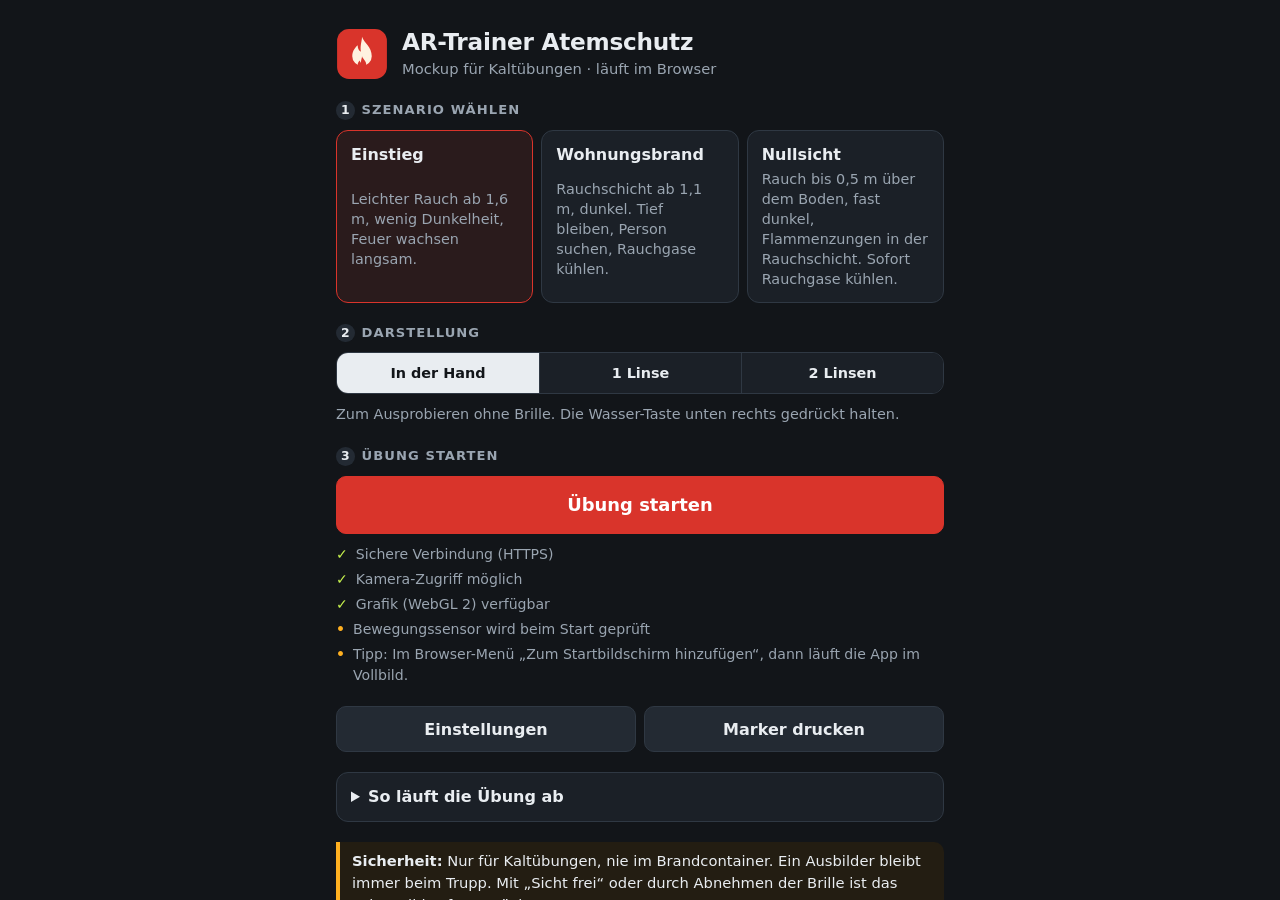
<file: index.html>
<!doctype html>
<html lang="de">
<head>
  <meta charset="utf-8">
  <meta name="viewport" content="width=device-width,initial-scale=1,viewport-fit=cover">
  <meta name="theme-color" content="#121519">
  <meta name="mobile-web-app-capable" content="yes">
  <meta name="apple-mobile-web-app-capable" content="yes">
  <meta name="apple-mobile-web-app-status-bar-style" content="black-translucent">
  <meta name="apple-mobile-web-app-title" content="AR-Trainer">
  <meta name="description" content="Mockup: Atemschutz-Übung mit Smartphone-Kamera, Rauch, Feuer auf Markern und Brillen-Ansicht.">
  <title>AR-Trainer Atemschutz</title>
  <link rel="manifest" href="manifest.webmanifest">
  <link rel="icon" href="icons/icon-192.png">
  <link rel="apple-touch-icon" href="icons/icon-192.png">
  <link rel="stylesheet" href="styles.css">
</head>
<body>
  <canvas id="view" aria-label="Übungsansicht"></canvas>
  <video id="cam" playsinline muted autoplay></video>

  <!-- Start -->
  <main id="screen-start" class="screen">
    <div class="wrap">
      <header class="brand">
        <svg class="brand-mark" viewBox="0 0 48 48" aria-hidden="true">
          <rect x="1" y="1" width="46" height="46" rx="11" fill="var(--signal)"/>
          <path d="M24 8c2 6 9 9 9 18a9 9 0 0 1-18 0c0-5 3-8 5-10 0 3 1 5 3 6-1-6 1-10 1-14z" fill="#fff2df"/>
          <path d="M24 26c1 3 4 4 4 8a4 4 0 0 1-8 0c0-2 1-3 2-4 0 1 1 2 1 2 0-3 1-4 1-6z" fill="var(--signal)"/>
        </svg>
        <div>
          <h1>AR-Trainer Atemschutz</h1>
          <p class="sub">Mockup für Kaltübungen · läuft im Browser</p>
        </div>
      </header>

      <section class="block" aria-labelledby="h-preset">
        <h2 id="h-preset"><span class="step">1</span>Szenario wählen</h2>
        <div id="presets" class="presets" role="radiogroup" aria-labelledby="h-preset"></div>
      </section>

      <section class="block" aria-labelledby="h-view">
        <h2 id="h-view"><span class="step">2</span>Darstellung</h2>
        <div id="view-modes" class="seg" role="radiogroup" aria-labelledby="h-view"></div>
        <p class="hint" id="view-hint"></p>
      </section>

      <section class="block" aria-labelledby="h-go">
        <h2 id="h-go"><span class="step">3</span>Übung starten</h2>
        <button id="btn-start" class="btn primary big" type="button">Übung starten</button>
        <p id="start-error" class="error" role="alert" hidden></p>
        <ul id="checks" class="checks" aria-label="Geräteprüfung"></ul>
      </section>

      <nav class="links" aria-label="Weitere Seiten">
        <button id="btn-settings" class="btn" type="button">Einstellungen</button>
        <a class="btn" href="marker.html">Marker drucken</a>
      </nav>

      <details class="block help">
        <summary>So läuft die Übung ab</summary>
        <ol>
          <li><strong>Marker vorbereiten:</strong> unter „Marker drucken“ ausdrucken (A4 oder A3, 100 % Größe). Feuer 1–10 sind Brandstellen, Person 1–2 sind vermisste Personen. Jeden Marker nur einmal verwenden, entweder:
            <ul>
              <li><strong>flach auf den Boden</strong> legen (erkennbar bis ca. 3,5 m, mit A3 ca. 5 m), oder</li>
              <li><strong>senkrecht an die Wand</strong> kleben: erkennbar bis ca. 8 m und beim Herangehen gut im Blick. Das Feuer erscheint direkt am Marker, eine Person liegt am Boden davor. Wer das Feuer lieber am Boden vor der Wand haben will, stellt das unter Einstellungen → Kamera &amp; Marker um.</li>
            </ul>
          </li>
          <li><strong>Licht anlassen.</strong> Die App macht Dunkelheit und Rauch selbst. Im echten Dunkeln findet die Kamera die Marker nicht.</li>
          <li>Szenario und Darstellung wählen, „Übung starten“ tippen, Kamera und Bewegungssensor erlauben.</li>
          <li>Handy in die Brille bzw. den Masken-Adapter stecken. Feuer erscheinen, sobald ihr Marker zum ersten Mal im Bild ist.</li>
          <li><strong>Bedienung mit Bluetooth-Fernbedienung</strong> (Seitenumblätterer oder kleiner Gamecontroller):
            <ul>
              <li>Taste 1 halten (Enter, Leertaste, Pfeil rechts/unten, Bild ab, Controller A): <strong>Wasser marsch</strong></li>
              <li>Taste 2 (Pfeil links/oben, Bild auf, Controller B): <strong>Sicht frei</strong> ein/aus</li>
              <li>Strahlart wechseln: Taste V (Vollstrahl), S (Sprühstrahl) oder Tab, Controller X/Y</li>
              <li>Tippen auf den Bildschirm: Pause-Menü, dort auch Strahlart wählen</li>
            </ul>
          </li>
          <li><strong>Strahlart:</strong> Vollstrahl reicht weit, muss aber genau treffen. Sprühstrahl ist breit, reicht nur ca. 6 m und kühlt heiße Rauchgase. Mit Vollstrahl gelingt die Rauchgaskühlung kaum.</li>
          <li><strong>Rauchgaskühlung:</strong> Flammenzungen in der Rauchschicht zeigen heiße Rauchgase. Mit kurzen Sprühstößen nach oben kühlen. Tropft Wasser von der Decke, sind die Rauchgase ausreichend gekühlt.</li>
          <li>Ziel: tief bleiben, Personen finden (näher als ca. 1,5 m), Feuer löschen, heiße Rauchgase mit kurzen Stößen nach oben kühlen.</li>
        </ol>
      </details>

      <aside class="safety">
        <strong>Sicherheit:</strong> Nur für Kaltübungen, nie im Brandcontainer. Ein Ausbilder bleibt immer beim Trupp.
        Mit „Sicht frei“ oder durch Abnehmen der Brille ist das echte Bild sofort zurück.
      </aside>

      <p class="foot">Mockup ohne echte Raumverfolgung: Feuer werden nur neu platziert, solange ihr Marker im Bild ist. Beim Gehen ohne Marker im Bild bleiben sie in der zuletzt erkannten Entfernung. Wandmarker bleiben länger im Blick als Bodenmarker.</p>
    </div>
  </main>

  <!-- Einstellungen -->
  <section id="screen-settings" class="screen" hidden aria-labelledby="h-settings">
    <div class="wrap">
      <header class="bar">
        <button id="btn-settings-back" class="btn" type="button">Fertig</button>
        <h1 id="h-settings">Einstellungen</h1>
      </header>
      <form id="settings-form" class="settings" autocomplete="off"></form>
      <button id="btn-reset-settings" class="btn ghost" type="button">Alle Einstellungen zurücksetzen</button>
    </div>
  </section>

  <!-- Auswertung -->
  <section id="screen-debrief" class="screen" hidden aria-labelledby="h-debrief">
    <div class="wrap">
      <header class="bar">
        <h1 id="h-debrief">Auswertung</h1>
      </header>
      <p id="debrief-outcome" class="outcome"></p>
      <dl id="debrief-stats" class="stats"></dl>
      <h2 class="small-h">Ablauf</h2>
      <ol id="debrief-log" class="log"></ol>
      <div class="row">
        <button id="btn-again" class="btn primary" type="button">Neue Übung</button>
        <button id="btn-home" class="btn" type="button">Zur Startseite</button>
      </div>
    </div>
  </section>

  <!-- Bedienelemente in der Hand-Ansicht -->
  <div id="run-ui" hidden>
    <div class="run-top">
      <span id="run-time" class="pill">0:00</span>
      <span id="run-status" class="pill subtle">Marker suchen …</span>
    </div>
    <div class="run-bottom">
      <button id="btn-clear" class="btn clear" type="button">Sicht frei</button>
      <button id="btn-menu" class="btn" type="button">Menü</button>
      <div class="nozzle-col">
        <div class="nozzle" role="radiogroup" aria-label="Strahlart">
          <button type="button" role="radio" data-nozzle="jet" aria-checked="false">Vollstrahl</button>
          <button type="button" role="radio" data-nozzle="fog" aria-checked="true">Sprühstrahl</button>
        </div>
        <button id="btn-water" class="water" type="button" aria-label="Wasser (gedrückt halten)">Wasser</button>
      </div>
    </div>
  </div>

  <!-- Pause -->
  <div id="pause" class="overlay" hidden role="dialog" aria-modal="true" aria-labelledby="h-pause">
    <div class="panel">
      <h2 id="h-pause">Übung pausiert</h2>
      <p class="hint" id="pause-time"></p>
      <button id="btn-resume" class="btn primary big" type="button">Weiter</button>
      <div class="nozzle wide" role="radiogroup" aria-label="Strahlart">
        <button type="button" role="radio" data-nozzle="jet" aria-checked="false">Vollstrahl</button>
        <button type="button" role="radio" data-nozzle="fog" aria-checked="true">Sprühstrahl</button>
      </div>
      <button id="btn-toggle-clear" class="btn clear" type="button">Sicht frei einschalten</button>
      <button id="btn-pause-settings" class="btn" type="button">Einstellungen</button>
      <button id="btn-end" class="btn danger" type="button">Übung beenden</button>
    </div>
  </div>

  <div id="rotate-hint" class="overlay" hidden>
    <div class="panel"><h2>Bitte quer halten</h2><p class="hint">Für die Brille das Handy im Querformat einsetzen.</p></div>
  </div>

  <script type="module" src="app.js"></script>
</body>
</html>
</file>
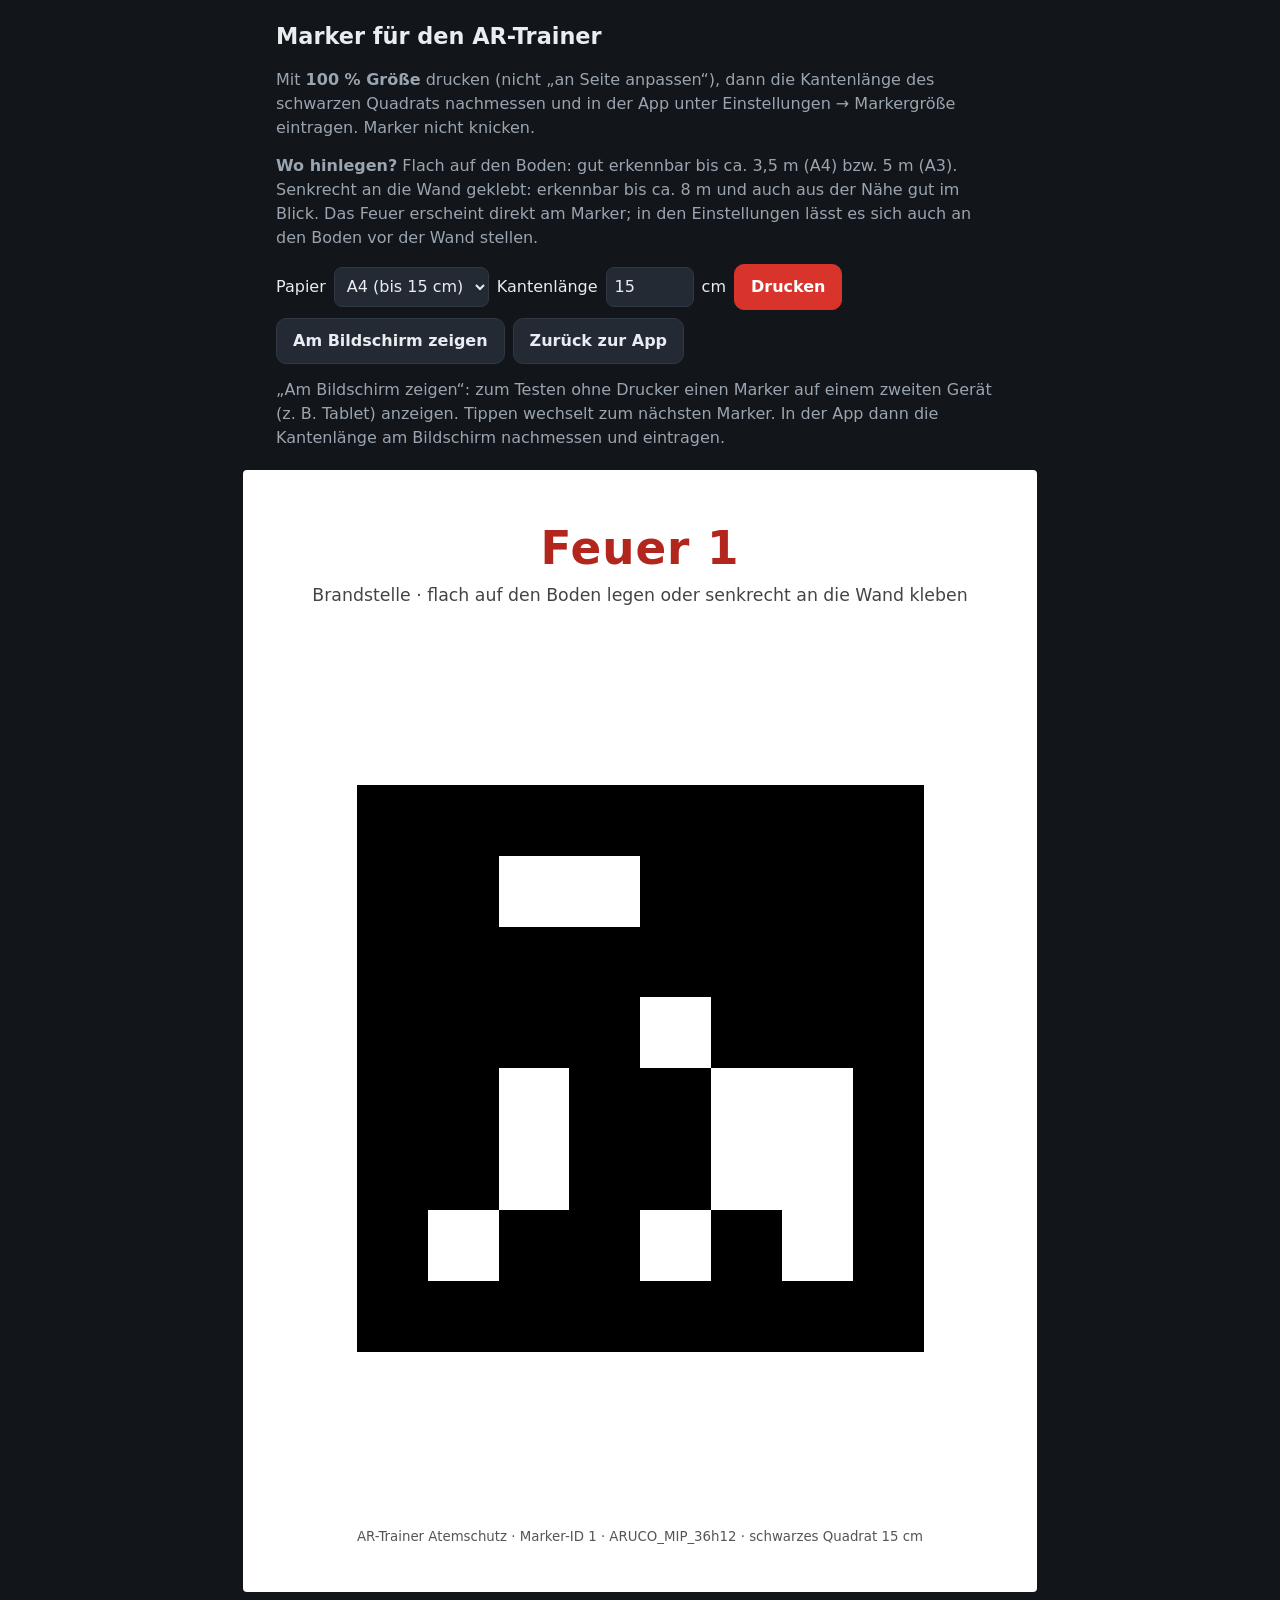
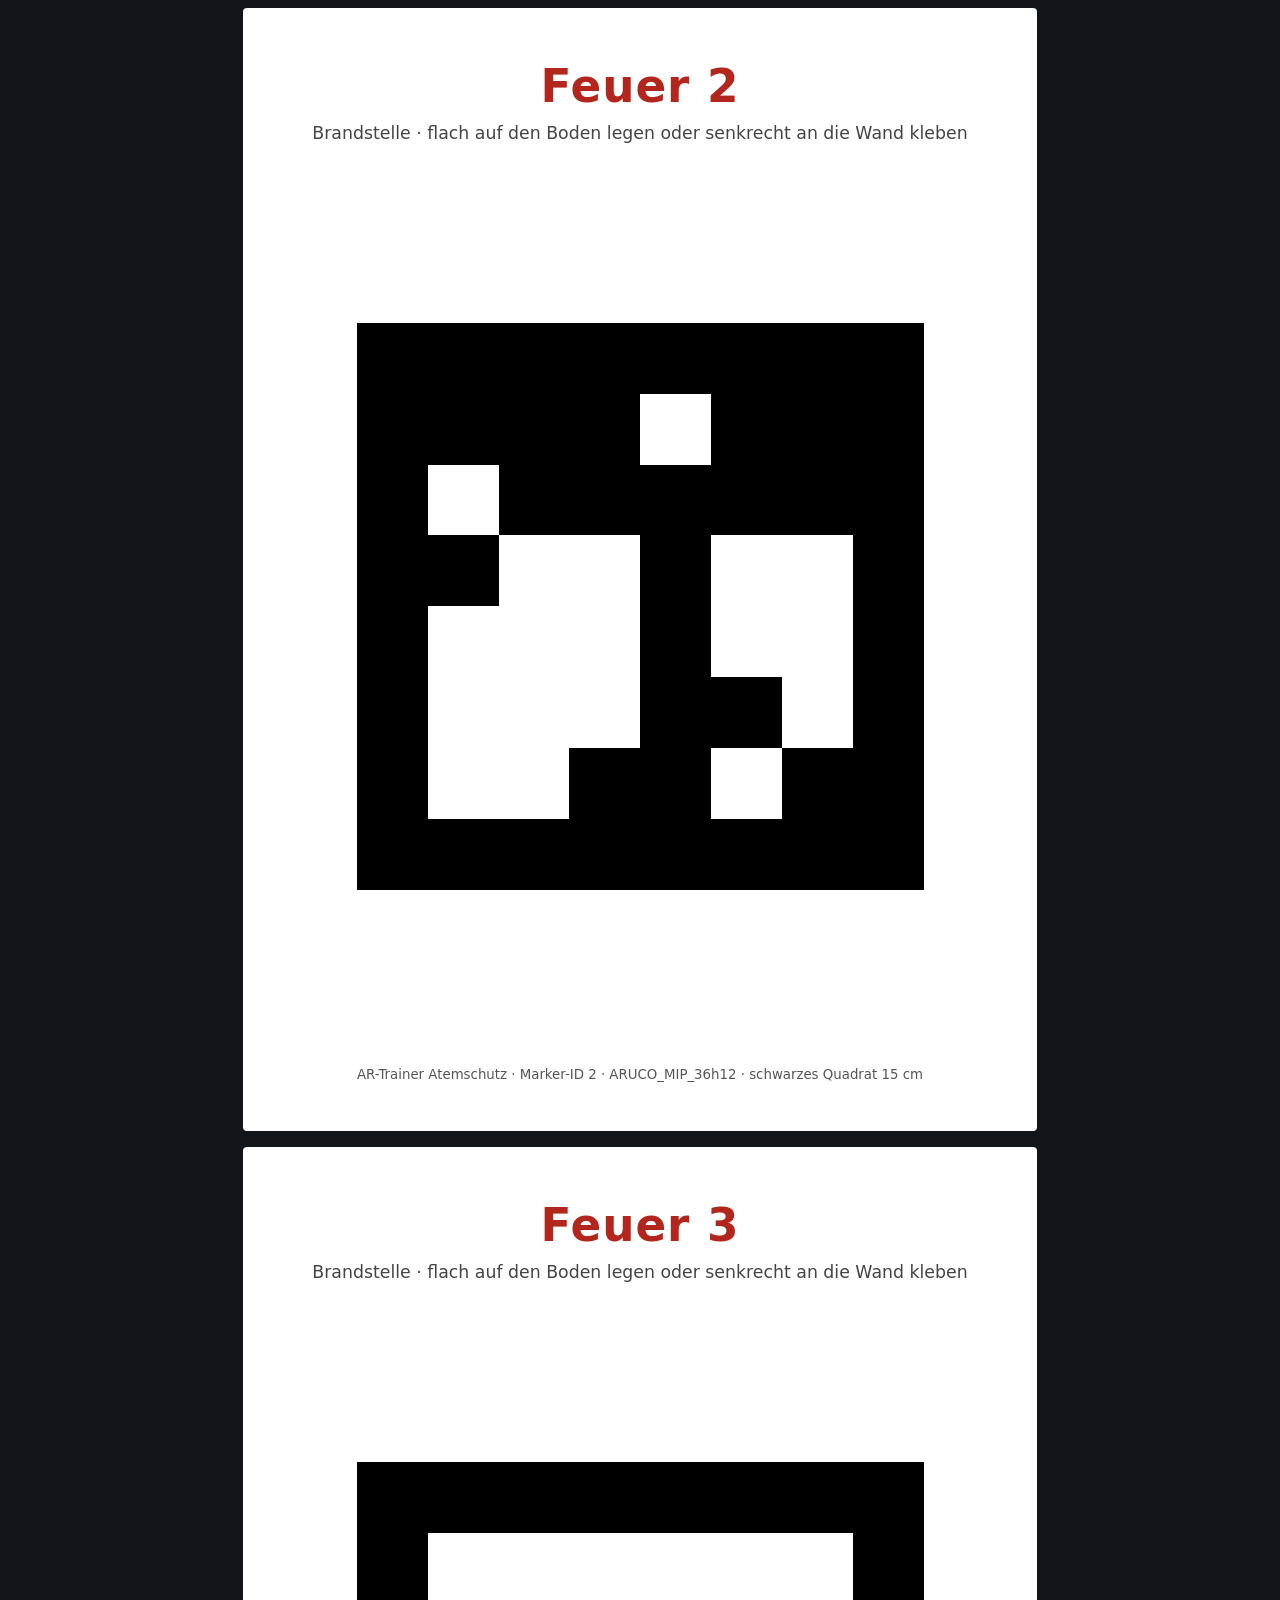
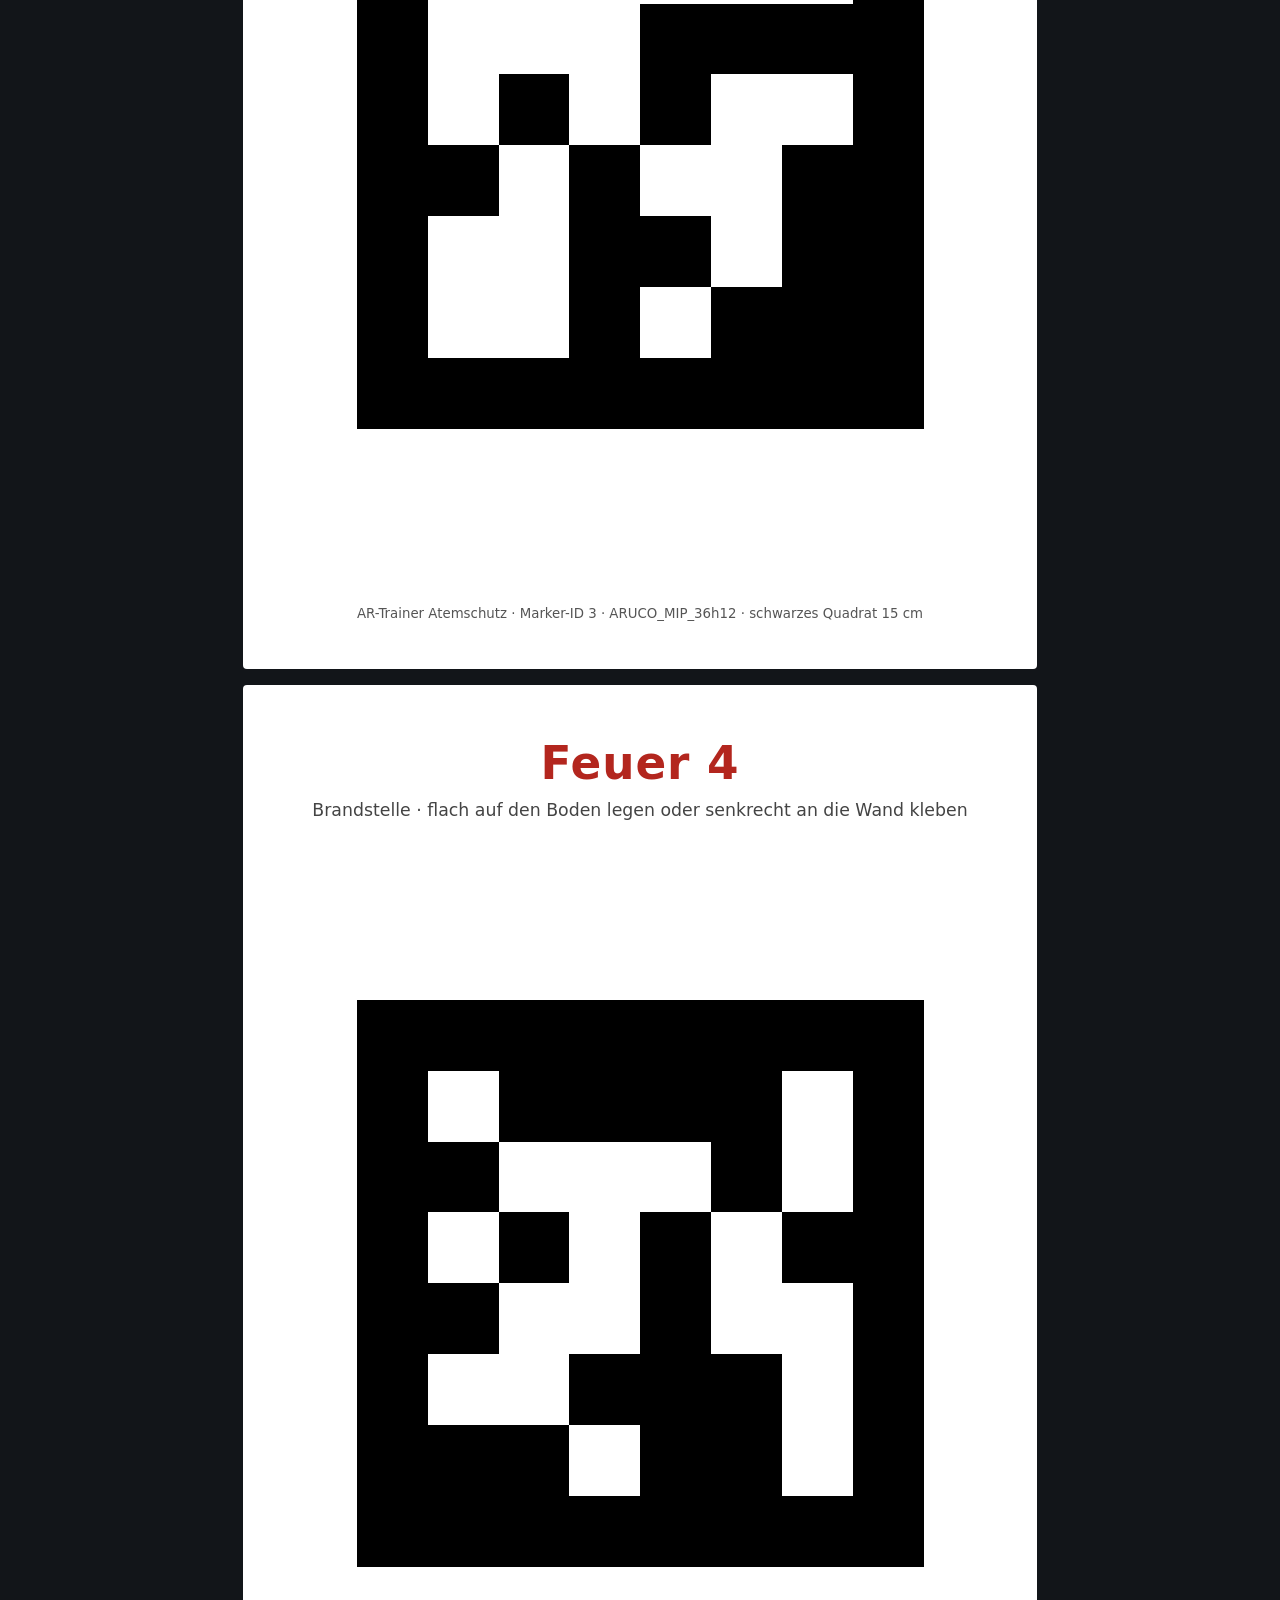
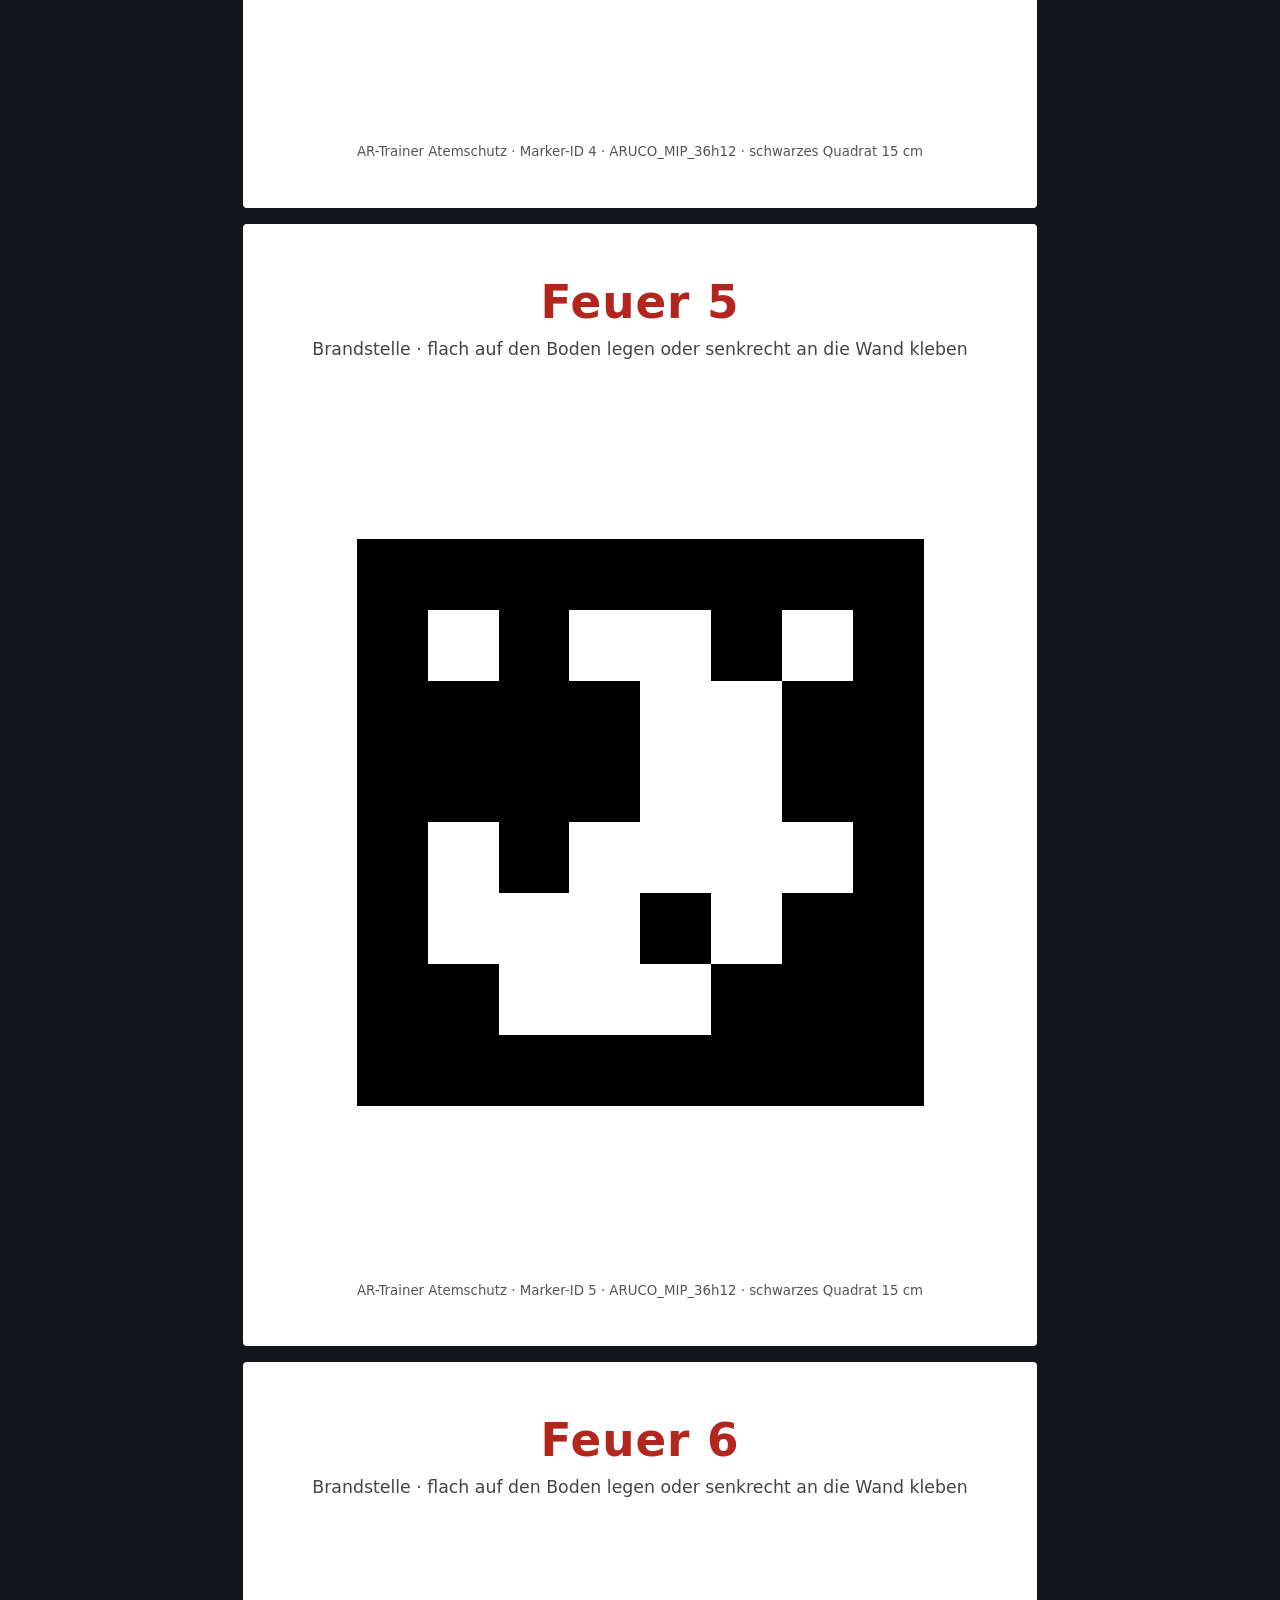
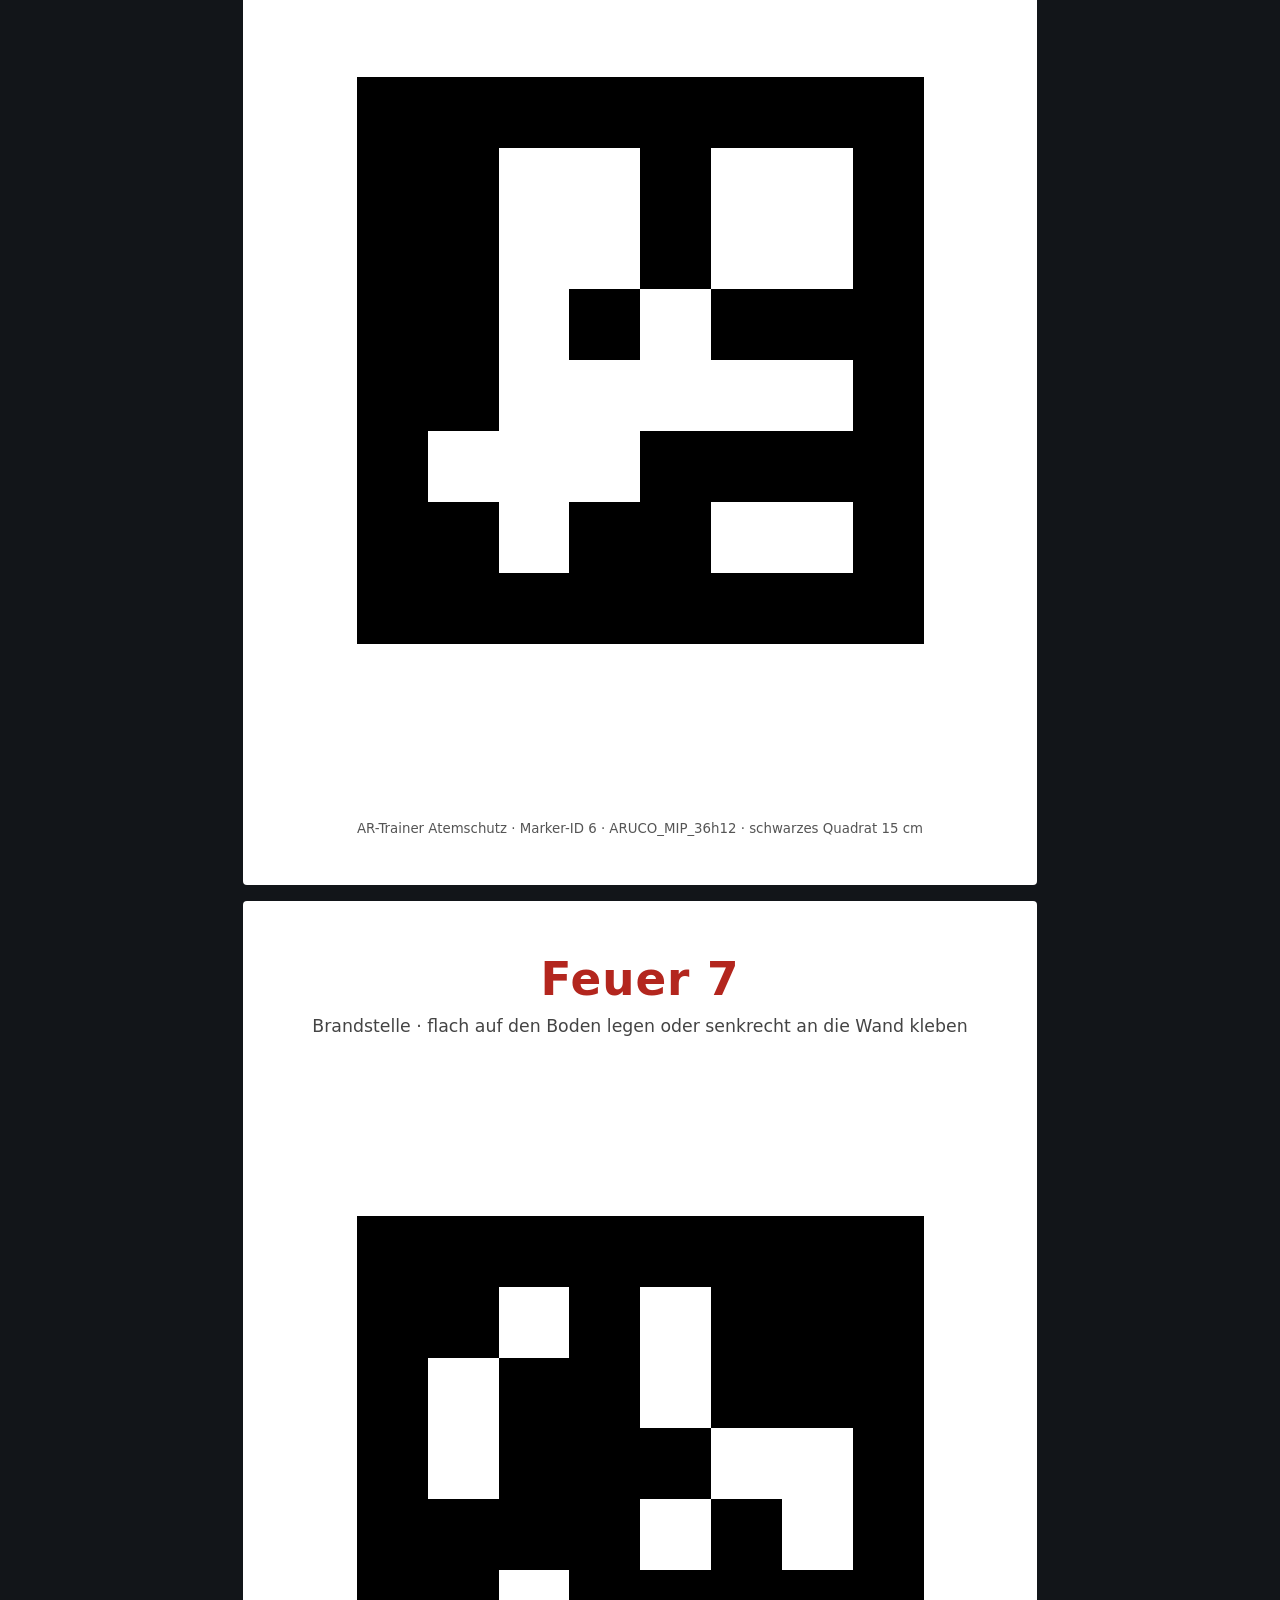
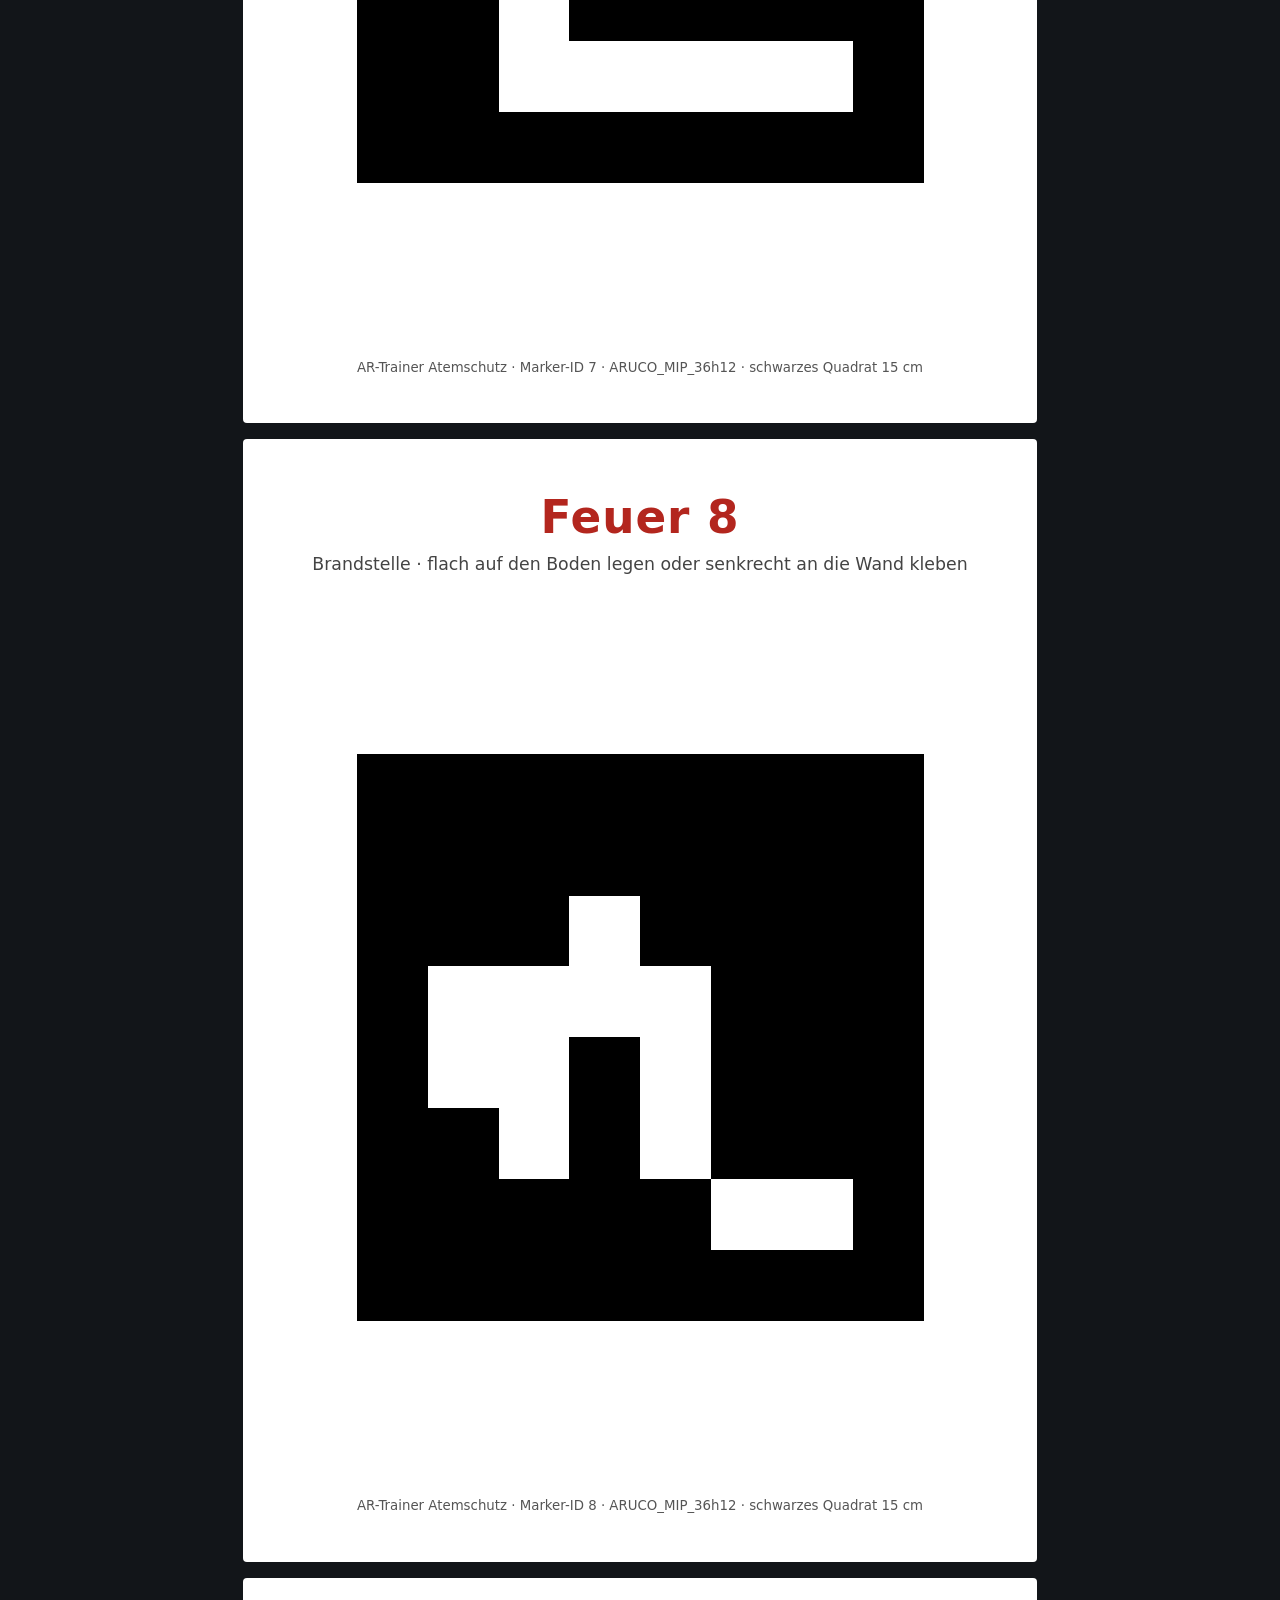
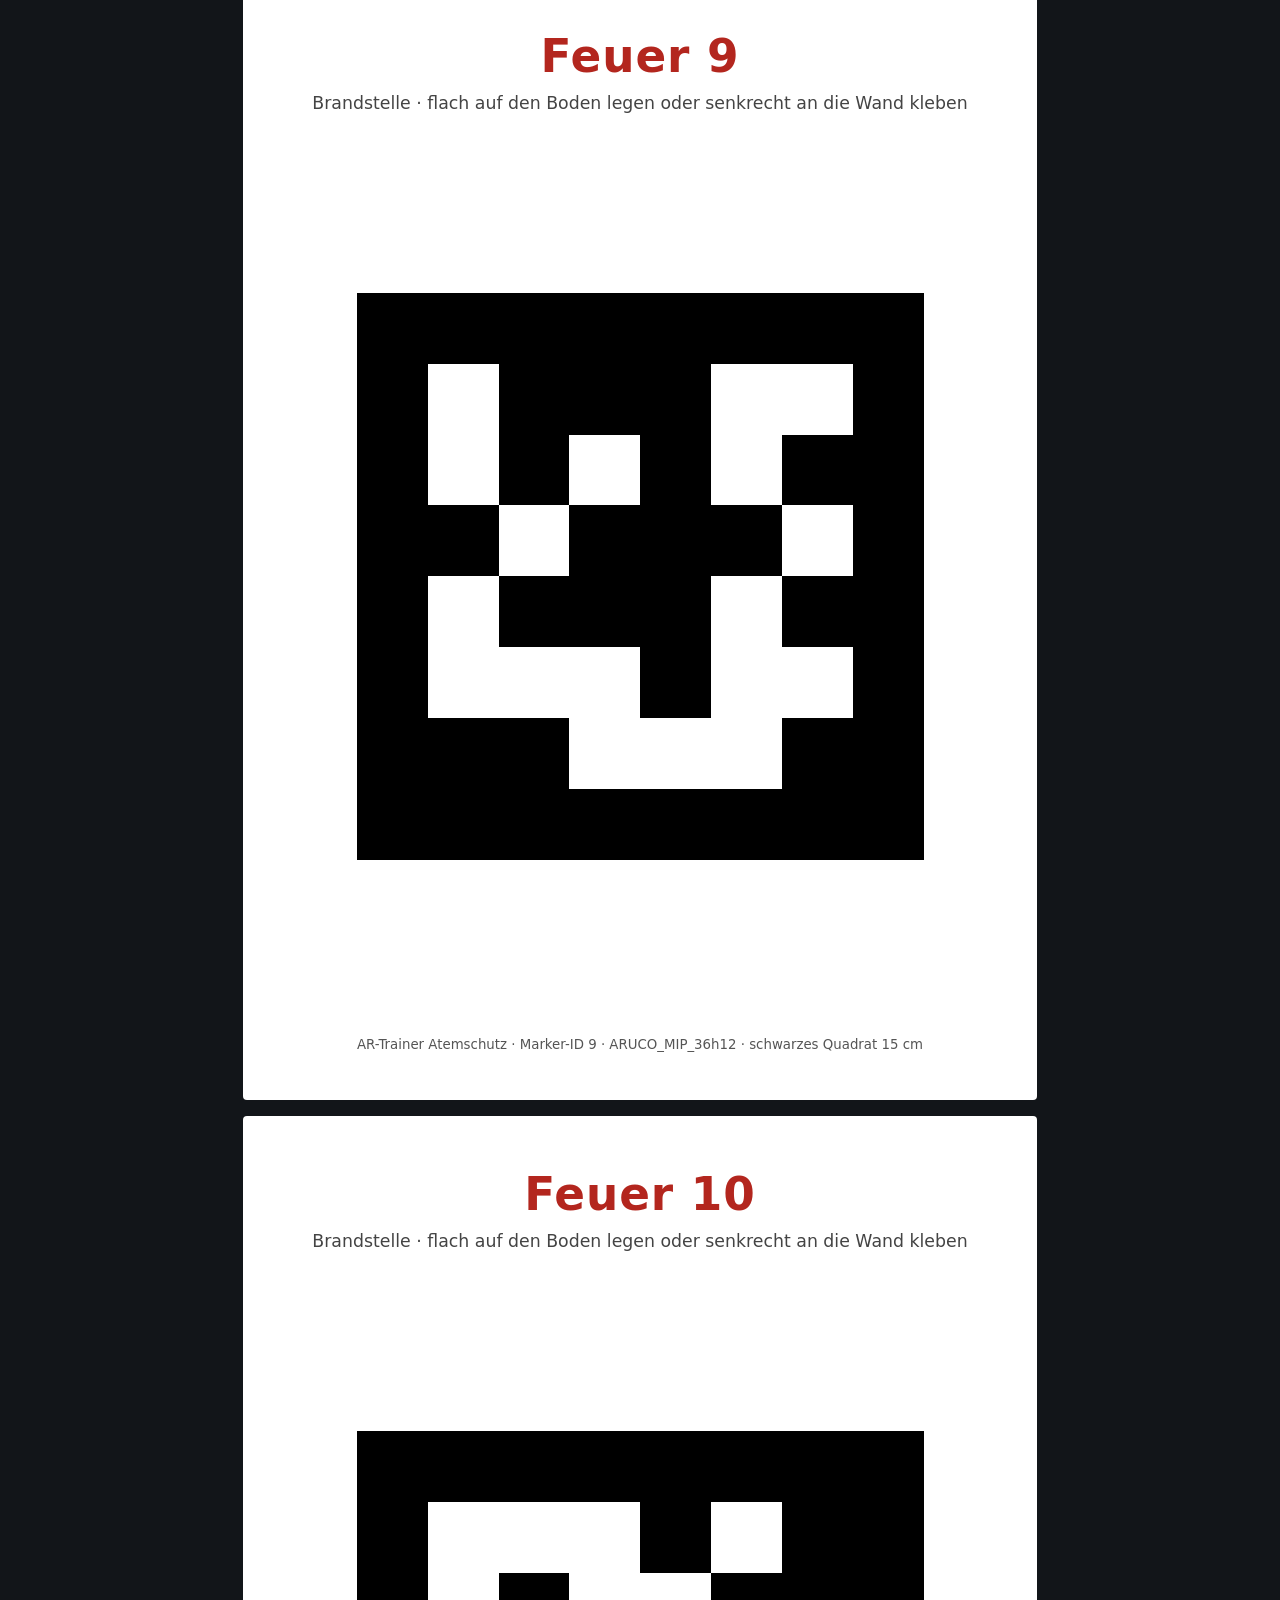
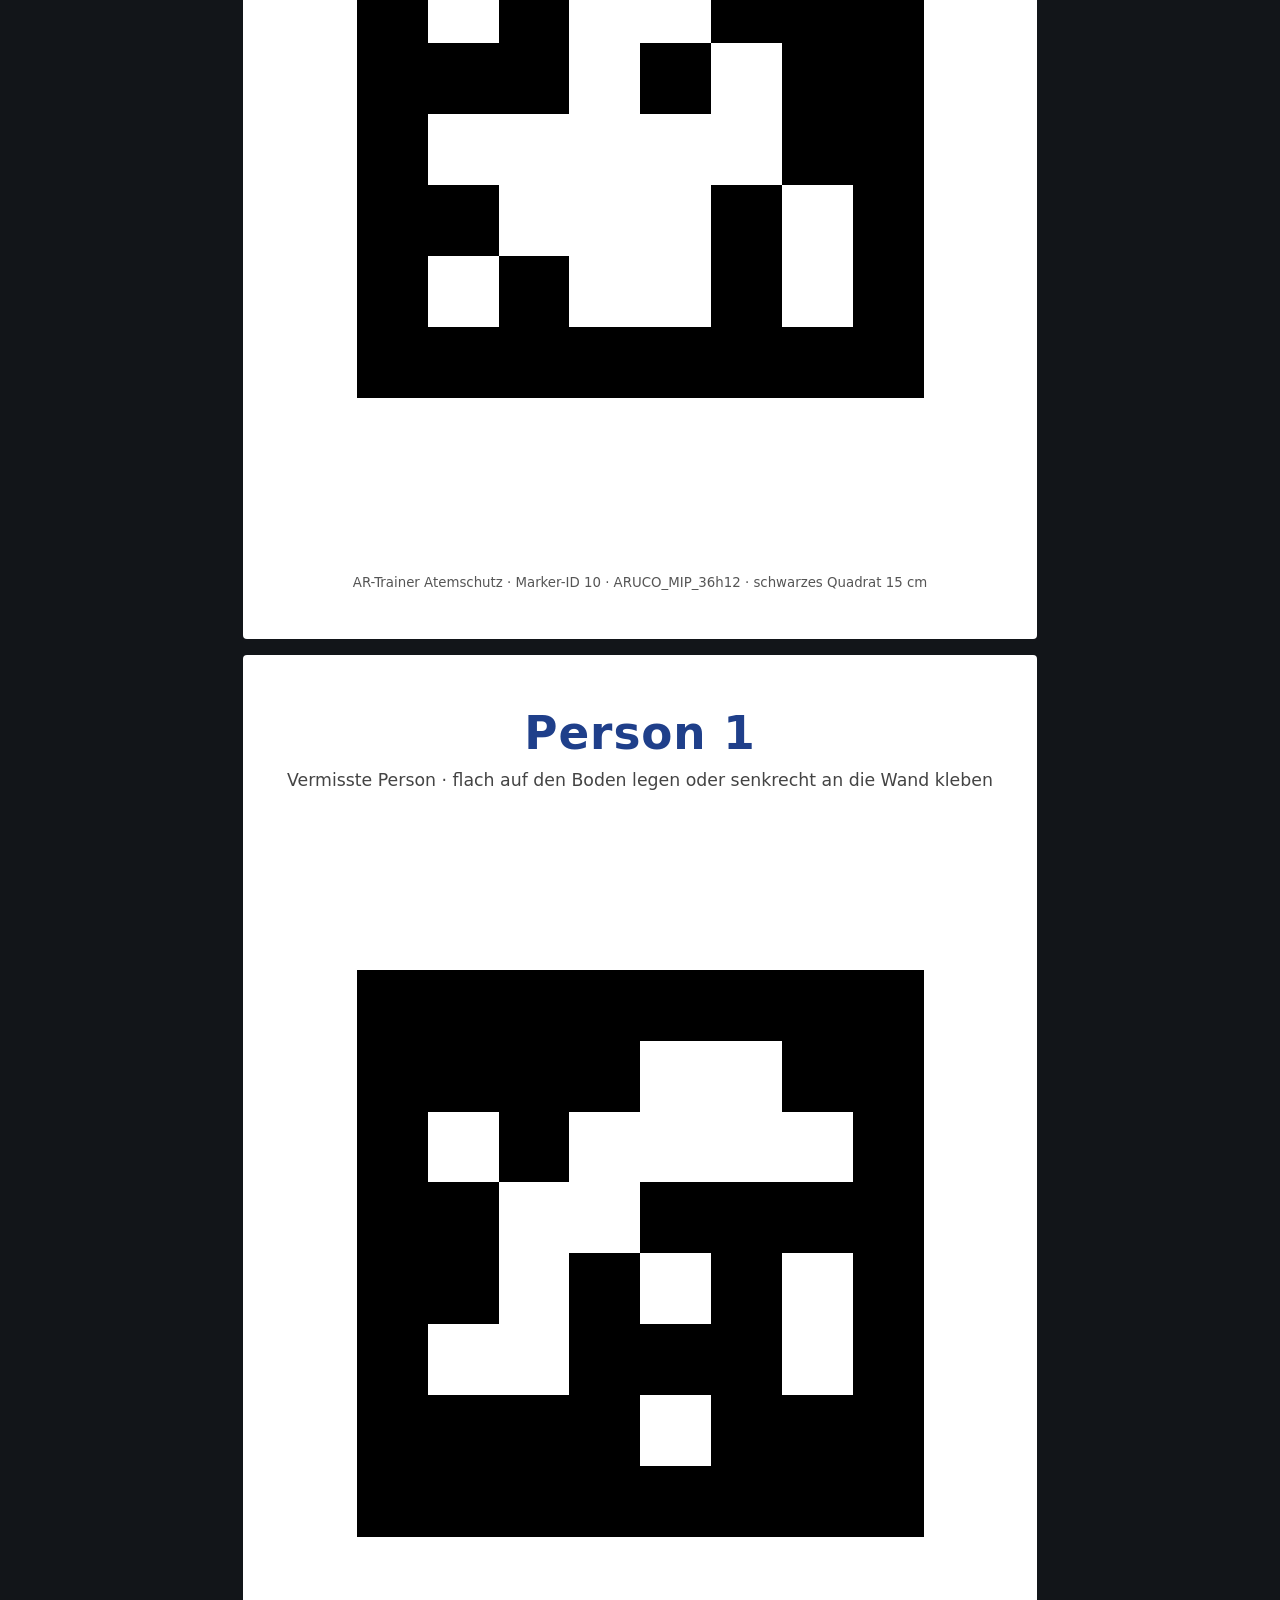
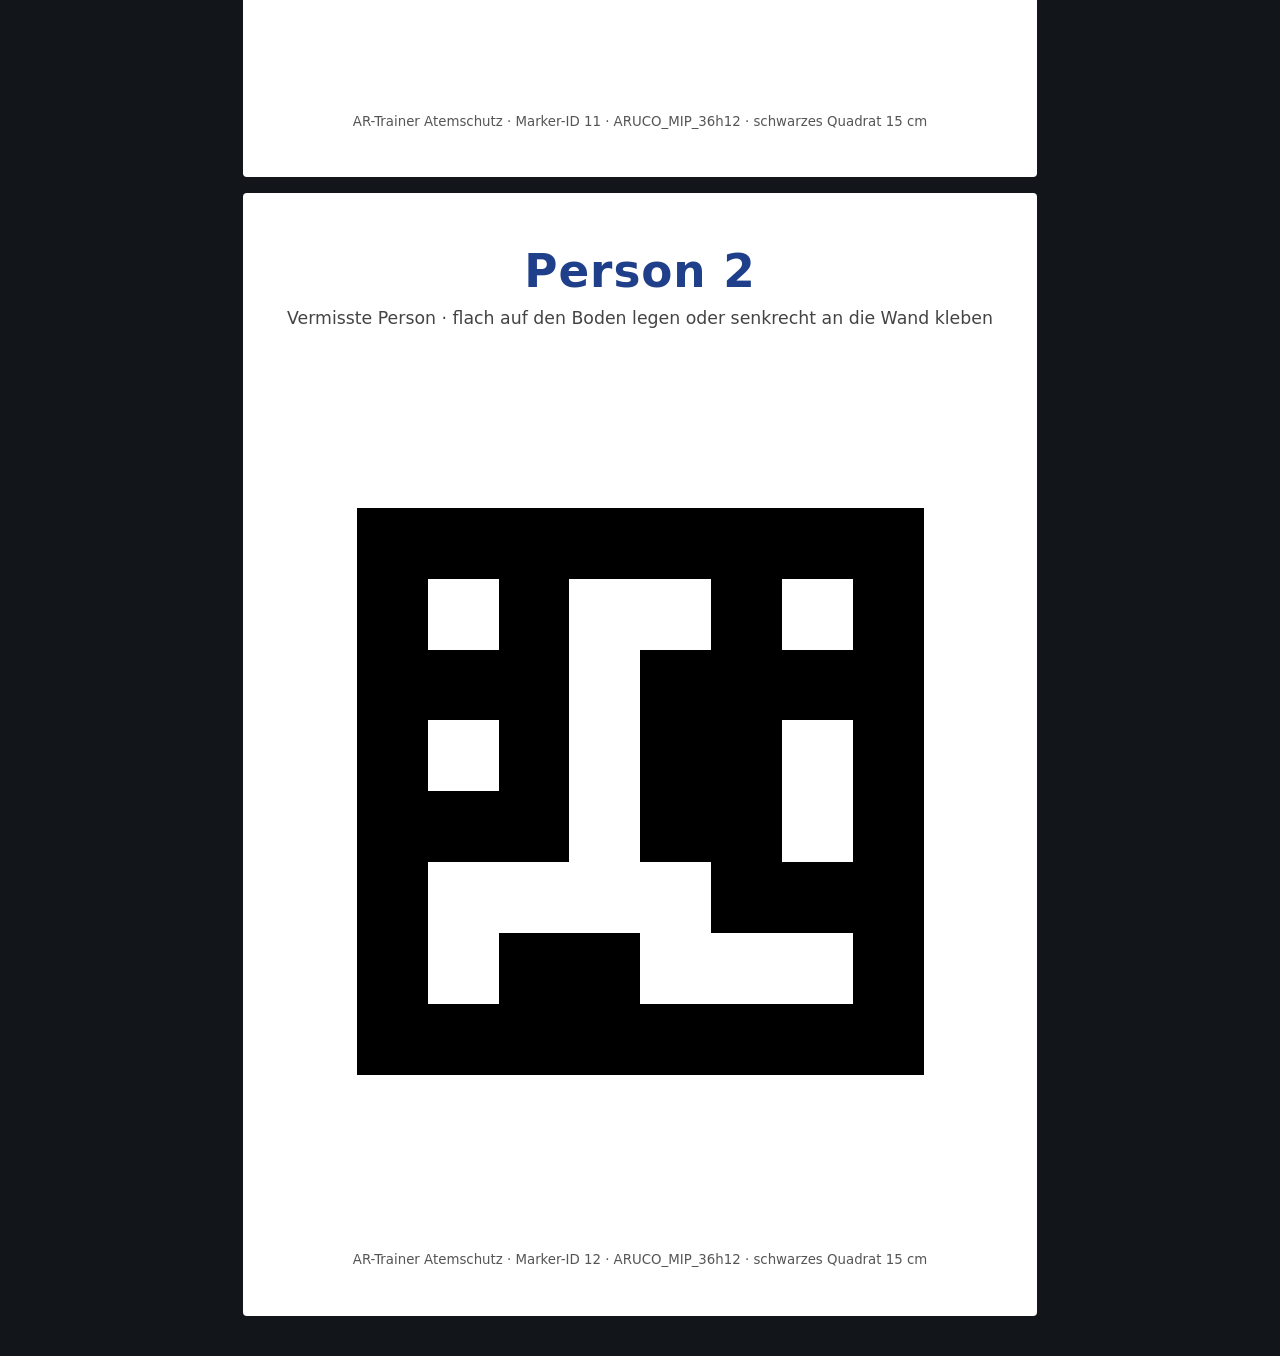
<file: marker.html>
<!doctype html>
<html lang="de">
<head>
  <meta charset="utf-8">
  <meta name="viewport" content="width=device-width,initial-scale=1,viewport-fit=cover">
  <meta name="theme-color" content="#121519">
  <title>Marker – AR-Trainer Atemschutz</title>
  <link rel="icon" href="icons/icon-192.png">
  <style>
    /* Bildschirm: dunkle Bedienleiste wie in der App. Druck: nur die weißen A4-Seiten. */
    :root {
      --bg: #121519;
      --surface: #1b2027;
      --line: #2f3843;
      --text: #e9edf1;
      --muted: #9aa5b1;
      --signal: #d9342b;
      --font: system-ui, -apple-system, "Segoe UI", Roboto, "Helvetica Neue", Arial, sans-serif;
      color-scheme: dark;
    }
    * { box-sizing: border-box; }
    body { margin: 0; background: var(--bg); color: var(--text); font: 16px/1.5 var(--font); }
    .tools { max-width: 760px; margin: 0 auto; padding: 20px 16px; display: grid; gap: 14px; }
    h1 { margin: 0; font-size: 1.4rem; text-wrap: balance; }
    p { margin: 0; color: var(--muted); }
    .row { display: flex; flex-wrap: wrap; gap: 8px; }
    .btn { min-height: 46px; padding: 10px 16px; border-radius: 10px; border: 1px solid var(--line); background: #232a33; color: var(--text); font: 600 1rem var(--font); cursor: pointer; text-decoration: none; display: inline-flex; align-items: center; }
    .btn.primary { background: var(--signal); border-color: var(--signal); color: #fff; }
    .btn:focus-visible { outline: 3px solid #c6f24e; outline-offset: 2px; }
    label { display: flex; gap: 8px; align-items: center; color: var(--text); }
    select { min-height: 40px; border-radius: 8px; border: 1px solid var(--line); background: #232a33; color: var(--text); font: inherit; padding: 4px 8px; }
    input[type="number"] { width: 5.5em; min-height: 40px; border-radius: 8px; border: 1px solid var(--line); background: #232a33; color: var(--text); font: inherit; padding: 4px 8px; }
    .pages { display: grid; gap: 16px; justify-items: center; padding: 0 16px 40px; }
    .page {
      width: min(100%, var(--page-w, 210mm));
      aspect-ratio: 210 / 297;
      background: #fff;
      color: #111;
      display: grid;
      grid-template-rows: auto 1fr auto;
      justify-items: center;
      align-items: center;
      padding: 12mm 10mm;
      border-radius: 4px;
    }
    .page > div:first-child { text-align: center; }
    .page h2 { margin: 0; font-size: 34pt; letter-spacing: 0.02em; }
    .page .kind { font-size: 13pt; color: #444; text-align: center; }
    .page .code { width: var(--size, 18cm); max-width: 100%; aspect-ratio: 1; }
    .page .code svg { width: 100%; height: 100%; display: block; shape-rendering: crispEdges; }
    .page .meta { font-size: 10pt; color: #555; text-align: center; }
    .page.fire h2 { color: #b3261e; }
    .page.person h2 { color: #1f3f8a; }

    /* Bildschirm-Modus zum Testen ohne Drucker */
    .show { position: fixed; inset: 0; background: #fff; display: grid; place-items: center; z-index: 10; }
    .show .code { width: min(80vmin, 100%); aspect-ratio: 1; }
    .show .code svg { width: 100%; height: 100%; shape-rendering: crispEdges; }
    .show .cap { position: fixed; bottom: 12px; left: 0; right: 0; text-align: center; color: #333; font: 600 1.1rem var(--font); }

    @media print {
      body { background: #fff; }
      .tools, .show { display: none !important; }
      .pages { padding: 0; gap: 0; }
      .page { width: var(--page-w, 210mm); height: var(--page-h, 297mm); aspect-ratio: auto; border-radius: 0; break-after: page; }
      .page .code { max-width: none; }
    }
  </style>
</head>
<body>
  <div class="tools">
    <h1>Marker für den AR-Trainer</h1>
    <p>Mit <strong>100 % Größe</strong> drucken (nicht „an Seite anpassen“), dann die Kantenlänge des schwarzen Quadrats nachmessen und in der App unter Einstellungen → Markergröße eintragen. Marker nicht knicken.</p>
    <p><strong>Wo hinlegen?</strong> Flach auf den Boden: gut erkennbar bis ca. 3,5 m (A4) bzw. 5 m (A3). Senkrecht an die Wand geklebt: erkennbar bis ca. 8 m und auch aus der Nähe gut im Blick. Das Feuer erscheint direkt am Marker; in den Einstellungen lässt es sich auch an den Boden vor der Wand stellen.</p>
    <div class="row">
      <label for="paper">Papier <select id="paper"><option value="A4">A4 (bis 15 cm)</option><option value="A3">A3 (bis 22 cm)</option></select></label>
      <label for="size">Kantenlänge <input id="size" type="number" min="5" max="15" step="0.5" value="15"> cm</label>
      <button id="btn-print" class="btn primary" type="button">Drucken</button>
      <button id="btn-show" class="btn" type="button">Am Bildschirm zeigen</button>
      <a class="btn" href="./">Zurück zur App</a>
    </div>
    <p>„Am Bildschirm zeigen“: zum Testen ohne Drucker einen Marker auf einem zweiten Gerät (z. B. Tablet) anzeigen. Tippen wechselt zum nächsten Marker. In der App dann die Kantenlänge am Bildschirm nachmessen und eintragen.</p>
  </div>
  <div id="pages" class="pages"></div>

  <script src="vendor/cv.js"></script>
  <script src="vendor/aruco.js"></script>
  <script type="module">
    import { MARKERS, MARKER_DICTIONARY } from './markers.js';

    const dict = new AR.Dictionary(MARKER_DICTIONARY);
    const pages = document.getElementById('pages');
    const sizeInput = document.getElementById('size');
    const paperSelect = document.getElementById('paper');
    const PAPER = { A4: { w: 210, h: 297, max: 15 }, A3: { w: 297, h: 420, max: 22 } };
    const pageStyle = document.createElement('style');
    document.head.append(pageStyle);
    const TEXT = {
      fire: 'Brandstelle · flach auf den Boden legen oder senkrecht an die Wand kleben',
      person: 'Vermisste Person · flach auf den Boden legen oder senkrecht an die Wand kleben',
    };

    function svgFor(id) {
      return dict.generateSVG(id).replace('<svg ', '<svg role="img" aria-label="Marker ' + id + '" ');
    }

    function build() {
      const paper = PAPER[paperSelect.value] || PAPER.A4;
      sizeInput.max = paper.max;
      if (Number(sizeInput.value) > paper.max) sizeInput.value = paper.max;
      document.documentElement.style.setProperty('--page-w', `${paper.w}mm`);
      document.documentElement.style.setProperty('--page-h', `${paper.h}mm`);
      pageStyle.textContent = `@media print { @page { size: ${paperSelect.value} portrait; margin: 0; } }`;
      pages.textContent = '';
      // Das SVG enthält rundum einen weißen Rand von 1 Feld; die schwarze Fläche soll die eingestellte Größe haben.
      const cells = dict.markSize + 2;
      const blackCm = Number(sizeInput.value) || 15;
      const totalCm = (blackCm * cells) / dict.markSize;
      for (const m of MARKERS) {
        const page = document.createElement('section');
        page.className = `page ${m.kind}`;
        page.innerHTML = `
          <div><h2></h2><div class="kind"></div></div>
          <div class="code" style="--size:${totalCm}cm">${svgFor(m.id)}</div>
          <div class="meta"></div>`;
        page.querySelector('h2').textContent = m.label;
        page.querySelector('.kind').textContent = TEXT[m.kind];
        page.querySelector('.meta').textContent = `AR-Trainer Atemschutz · Marker-ID ${m.id} · ${MARKER_DICTIONARY} · schwarzes Quadrat ${blackCm} cm`;
        pages.append(page);
      }
    }

    function showOnScreen(index = 0) {
      const m = MARKERS[index % MARKERS.length];
      let layer = document.querySelector('.show');
      if (!layer) {
        layer = document.createElement('div');
        layer.className = 'show';
        layer.addEventListener('click', () => showOnScreen(Number(layer.dataset.i) + 1));
        document.body.append(layer);
      }
      layer.dataset.i = String(index % MARKERS.length);
      layer.innerHTML = `<div class="code">${svgFor(m.id)}</div><div class="cap"></div>`;
      layer.querySelector('.cap').textContent = `${m.label} – tippen für den nächsten Marker, Zurück-Taste zum Beenden`;
    }

    sizeInput.addEventListener('change', build);
    paperSelect.addEventListener('change', () => {
      sizeInput.value = PAPER[paperSelect.value].max;
      build();
    });
    document.getElementById('btn-print').addEventListener('click', () => window.print());
    document.getElementById('btn-show').addEventListener('click', () => {
      history.pushState({ show: true }, '');
      showOnScreen(0);
    });
    window.addEventListener('popstate', () => document.querySelector('.show')?.remove());
    build();
  </script>
</body>
</html>
</file>
<file: styles.css>
/* Bewusst nur ein dunkles Erscheinungsbild: Die App läuft in abgedunkelten Übungsräumen und im Kamerabild. */
/* Layout: eine Spalte, Schritte 1-2-3 von oben nach unten, Daumen-Bedienung unten. */
:root {
  --bg: #121519;
  --surface: #1b2027;
  --surface-2: #232a33;
  --line: #2f3843;
  --text: #e9edf1;
  --muted: #9aa5b1;
  --signal: #d9342b;
  --signal-2: #f04a3f;
  --clear: #c6f24e;
  --clear-ink: #1d2508;
  --warn: #ffb020;
  --font: system-ui, -apple-system, "Segoe UI", Roboto, "Helvetica Neue", Arial, sans-serif;
  --mono: ui-monospace, "SF Mono", Menlo, Consolas, monospace;
  --radius: 12px;
  color-scheme: dark;
}

* { box-sizing: border-box; }
html, body { height: 100%; margin: 0; }
body {
  background: var(--bg);
  color: var(--text);
  font: 16px/1.5 var(--font);
  -webkit-font-smoothing: antialiased;
  overscroll-behavior: none;
}
[hidden] { display: none !important; }

#view {
  position: fixed;
  inset: 0;
  width: 100%;
  height: 100%;
  display: block;
  background: #000;
  touch-action: none;
}
/* Das Video liegt sichtbar hinter dem Canvas: iOS hält unsichtbare Videos sonst an. */
#cam { position: fixed; inset: 0; width: 100%; height: 100%; object-fit: cover; z-index: -1; pointer-events: none; }

.screen {
  position: fixed;
  inset: 0;
  overflow-y: auto;
  background: var(--bg);
  z-index: 10;
  padding: env(safe-area-inset-top, 0px) env(safe-area-inset-right, 0px) env(safe-area-inset-bottom, 0px) env(safe-area-inset-left, 0px);
}
.wrap {
  max-width: 640px;
  margin: 0 auto;
  padding: 20px 16px 40px;
  display: grid;
  gap: 20px;
}

h1, h2 { text-wrap: balance; margin: 0; }
h1 { font-size: 1.45rem; line-height: 1.2; letter-spacing: -0.01em; }
h2 { font-size: 0.82rem; text-transform: uppercase; letter-spacing: 0.08em; color: var(--muted); font-weight: 700; }

.brand { display: flex; gap: 14px; align-items: center; padding-top: 8px; }
.brand-mark { width: 52px; height: 52px; flex: none; }
.sub { margin: 2px 0 0; color: var(--muted); font-size: 0.92rem; }

.block { display: grid; gap: 10px; }
.step {
  display: inline-grid;
  place-items: center;
  width: 1.5em;
  height: 1.5em;
  margin-right: 0.55em;
  border-radius: 50%;
  background: var(--surface-2);
  color: var(--text);
  font-size: 0.95em;
  letter-spacing: 0;
}

.presets { display: grid; gap: 8px; }
.preset {
  display: grid;
  gap: 2px;
  text-align: left;
  width: 100%;
  padding: 12px 14px;
  border-radius: var(--radius);
  border: 1px solid var(--line);
  background: var(--surface);
  color: var(--text);
  font: inherit;
  cursor: pointer;
}
.preset strong { font-size: 1rem; }
.preset span { color: var(--muted); font-size: 0.9rem; line-height: 1.4; }
.preset[aria-checked="true"] { border-color: var(--signal); background: #2a1b1c; }

.seg { display: grid; grid-template-columns: repeat(3, minmax(0, 1fr)); gap: 0; border: 1px solid var(--line); border-radius: var(--radius); overflow: hidden; }
.seg button {
  padding: 11px 6px;
  border: 0;
  border-left: 1px solid var(--line);
  background: var(--surface);
  color: var(--text);
  font: 600 0.9rem/1.25 var(--font);
  cursor: pointer;
}
.seg button:first-child { border-left: 0; }
.seg button[aria-checked="true"] { background: var(--text); color: var(--bg); }
.hint { margin: 0; color: var(--muted); font-size: 0.9rem; }

.btn {
  display: inline-flex;
  align-items: center;
  justify-content: center;
  gap: 8px;
  min-height: 46px;
  padding: 10px 16px;
  border-radius: 10px;
  border: 1px solid var(--line);
  background: var(--surface-2);
  color: var(--text);
  font: 600 1rem/1.2 var(--font);
  text-decoration: none;
  cursor: pointer;
}
.btn.primary { background: var(--signal); border-color: var(--signal); color: #fff; }
.btn.primary:active { background: var(--signal-2); }
.btn.big { min-height: 58px; font-size: 1.12rem; width: 100%; }
.btn.clear { background: var(--clear); border-color: var(--clear); color: var(--clear-ink); }
.btn.danger { background: transparent; border-color: #6b2a26; color: #ff9d95; }
.btn.ghost { background: transparent; color: var(--muted); }
.btn:focus-visible, .preset:focus-visible, .seg button:focus-visible, .water:focus-visible, summary:focus-visible {
  outline: 3px solid var(--clear);
  outline-offset: 2px;
}

.links { display: grid; grid-template-columns: repeat(2, minmax(0, 1fr)); gap: 8px; }

.error { margin: 0; padding: 10px 12px; border-radius: 10px; background: #3a1715; color: #ffc9c4; }
.checks { list-style: none; margin: 0; padding: 0; display: grid; gap: 4px; font-size: 0.88rem; color: var(--muted); }
.checks li { display: flex; gap: 8px; }
.checks .ok::before { content: "✓"; color: var(--clear); font-weight: 700; }
.checks .bad::before { content: "✕"; color: var(--signal-2); font-weight: 700; }
.checks .maybe::before { content: "•"; color: var(--warn); font-weight: 700; }

.help { background: var(--surface); border: 1px solid var(--line); border-radius: var(--radius); padding: 12px 14px; }
.help summary { cursor: pointer; font-weight: 600; }
.help ol { margin: 10px 0 0; padding-left: 1.2em; display: grid; gap: 8px; }
.help ul { margin: 6px 0 0; padding-left: 1.1em; display: grid; gap: 4px; }

.safety { border-left: 4px solid var(--warn); padding: 8px 12px; background: #231d12; border-radius: 0 10px 10px 0; font-size: 0.92rem; }
.foot { margin: 0; color: var(--muted); font-size: 0.85rem; }

.bar { display: flex; align-items: center; gap: 12px; position: sticky; top: 0; background: var(--bg); padding: 8px 0; z-index: 1; }
.bar h1 { font-size: 1.25rem; }

.settings { display: grid; gap: 22px; }
.settings fieldset { border: 0; padding: 0; margin: 0; display: grid; gap: 12px; }
.settings legend { padding: 0; margin-bottom: 4px; font-size: 0.82rem; text-transform: uppercase; letter-spacing: 0.08em; color: var(--muted); font-weight: 700; }
.settings .note { margin: -4px 0 2px; font-size: 0.86rem; color: var(--muted); }
.field { display: grid; gap: 6px; background: var(--surface); border: 1px solid var(--line); border-radius: 10px; padding: 10px 12px; }
.field-head { display: flex; justify-content: space-between; gap: 12px; align-items: baseline; }
.field-head label { font-weight: 600; min-width: 0; }
.field output { font: 0.9rem var(--mono); color: var(--muted); font-variant-numeric: tabular-nums; white-space: nowrap; }
.field input[type="range"] { width: 100%; accent-color: var(--signal); }
.field select { width: 100%; min-height: 42px; border-radius: 8px; border: 1px solid var(--line); background: var(--surface-2); color: var(--text); font: inherit; padding: 6px 8px; }
.field.toggle { grid-template-columns: 1fr auto; align-items: center; }
.field.toggle input { width: 24px; height: 24px; accent-color: var(--signal); }

.outcome { margin: 0; font-size: 1.15rem; font-weight: 600; }
.stats { display: grid; grid-template-columns: repeat(2, minmax(0, 1fr)); gap: 8px; margin: 0; }
.stats div { background: var(--surface); border: 1px solid var(--line); border-radius: 10px; padding: 10px 12px; min-width: 0; }
.stats dt { color: var(--muted); font-size: 0.82rem; }
.stats dd { margin: 2px 0 0; font-size: 1.2rem; font-weight: 700; font-variant-numeric: tabular-nums; }
.small-h { margin-top: 4px; }
.log { margin: 0; padding-left: 0; list-style: none; display: grid; gap: 4px; font-variant-numeric: tabular-nums; }
.log li { display: flex; gap: 12px; }
.log time { color: var(--muted); font-family: var(--mono); min-width: 3.5em; }
.row { display: flex; flex-wrap: wrap; gap: 8px; }
.row .btn { flex: 1 1 160px; }

#run-ui { position: fixed; inset: 0; pointer-events: none; z-index: 5; }
.run-top {
  position: absolute;
  top: calc(env(safe-area-inset-top, 0px) + 10px);
  left: calc(env(safe-area-inset-left, 0px) + 12px);
  display: flex;
  gap: 8px;
}
.pill { padding: 4px 10px; border-radius: 999px; background: rgba(18, 21, 25, 0.75); font: 600 0.9rem var(--font); font-variant-numeric: tabular-nums; }
.pill.subtle { color: var(--muted); font-weight: 500; }
.run-bottom {
  position: absolute;
  left: calc(env(safe-area-inset-left, 0px) + 12px);
  right: calc(env(safe-area-inset-right, 0px) + 12px);
  bottom: calc(env(safe-area-inset-bottom, 0px) + 12px);
  display: flex;
  align-items: flex-end;
  gap: 8px;
}
.run-bottom > * { pointer-events: auto; }
.nozzle-col { margin-left: auto; display: flex; flex-direction: column; align-items: flex-end; gap: 8px; }
.nozzle {
  display: grid;
  border: 1px solid #a9d4ff;
  border-radius: 10px;
  overflow: hidden;
  background: rgba(18, 21, 25, 0.75);
}
.nozzle button {
  min-height: 40px;
  padding: 8px 12px;
  border: 0;
  background: transparent;
  color: var(--text);
  font: 600 0.92rem/1.2 var(--font);
  cursor: pointer;
}
.nozzle button + button { border-top: 1px solid rgba(169, 212, 255, 0.5); }
.nozzle button[aria-checked="true"] { background: #a9d4ff; color: #0c1b2b; }
.nozzle button:focus-visible { outline: 3px solid var(--clear); outline-offset: -3px; }
.nozzle.wide { grid-template-columns: repeat(2, minmax(0, 1fr)); }
.nozzle.wide button { min-height: 46px; }
.nozzle.wide button + button { border-top: 0; border-left: 1px solid rgba(169, 212, 255, 0.5); }
.water {
  width: 96px;
  height: 96px;
  border-radius: 50%;
  border: 3px solid #a9d4ff;
  background: rgba(30, 80, 140, 0.55);
  color: #fff;
  font: 700 1rem var(--font);
  touch-action: none;
  user-select: none;
  -webkit-user-select: none;
  cursor: pointer;
}
.water.on { background: rgba(80, 160, 255, 0.85); }

.overlay { position: fixed; inset: 0; z-index: 20; display: grid; place-items: center; background: rgba(8, 10, 12, 0.72); padding: 16px; }
.panel { width: min(420px, 100%); display: grid; gap: 10px; background: var(--surface); border: 1px solid var(--line); border-radius: 16px; padding: 18px; }
.panel h2 { font-size: 1.2rem; text-transform: none; letter-spacing: 0; color: var(--text); }

@media (min-width: 560px) {
  .presets { grid-template-columns: repeat(3, minmax(0, 1fr)); }
}

@media (prefers-reduced-motion: reduce) {
  * { scroll-behavior: auto !important; }
}
</file>
